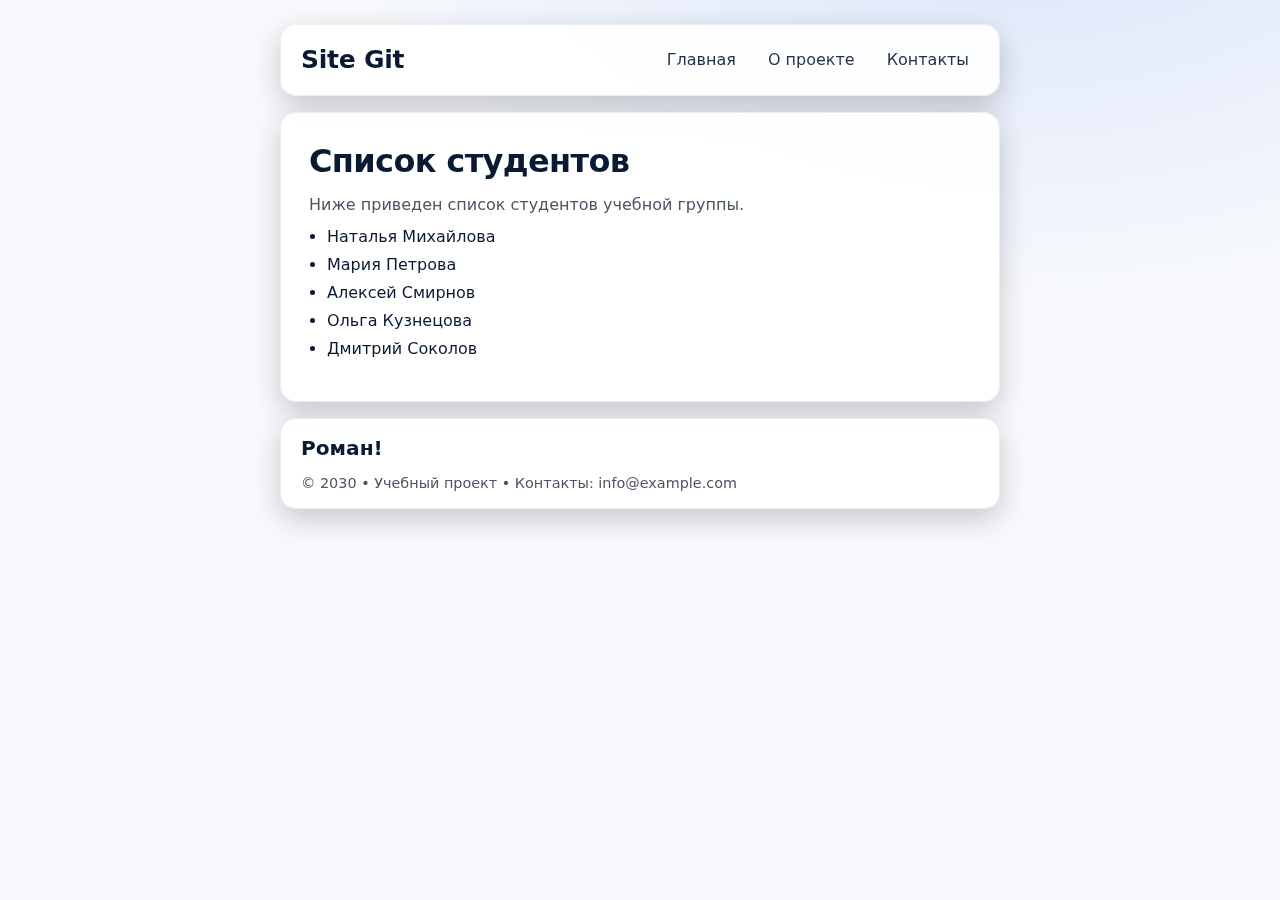
<file: index.html>
<!doctype html>
<html lang="ру">
<head>
  <meta charset="utf-8">
  <meta name="viewport" content="width=device-width,initial-scale=1">
  <title>Site Git</title>
  <meta name="description" content="Стартовая страница проекта site-git">
  <link rel="stylesheet" href="css/styles.css">
</head>
<body>
  <header>
    <h1>Site Git</h1>
    <nav aria-label="Основная навигация">
      <ul>
        <li><a href="index.html" aria-current="page">Главная</a></li>
        <li><a href="about.html">О проекте</a></li>
        <li><a href="index.html#contacts">Контакты</a></li>
      </ul>
    </nav>
  </header>

  <main>
    <h1 id="students">Список студентов</h1>
    <p id="about">Ниже приведен список студентов учебной группы.</p>
    <ul class="students">
      <li>Наталья Михайлова</li>
      <li>Мария Петрова</li>
      <li>Алексей Смирнов</li>
      <li>Ольга Кузнецова</li>
      <li>Дмитрий Соколов</li>
    </ul>
  </main>

  <footer id="contacts">
    <div class="footer-item">Роман!</div>
    <div>© 2030 • Учебный проект • Контакты: info@example.com</div>
  </footer>
</body>
</html>
</file>
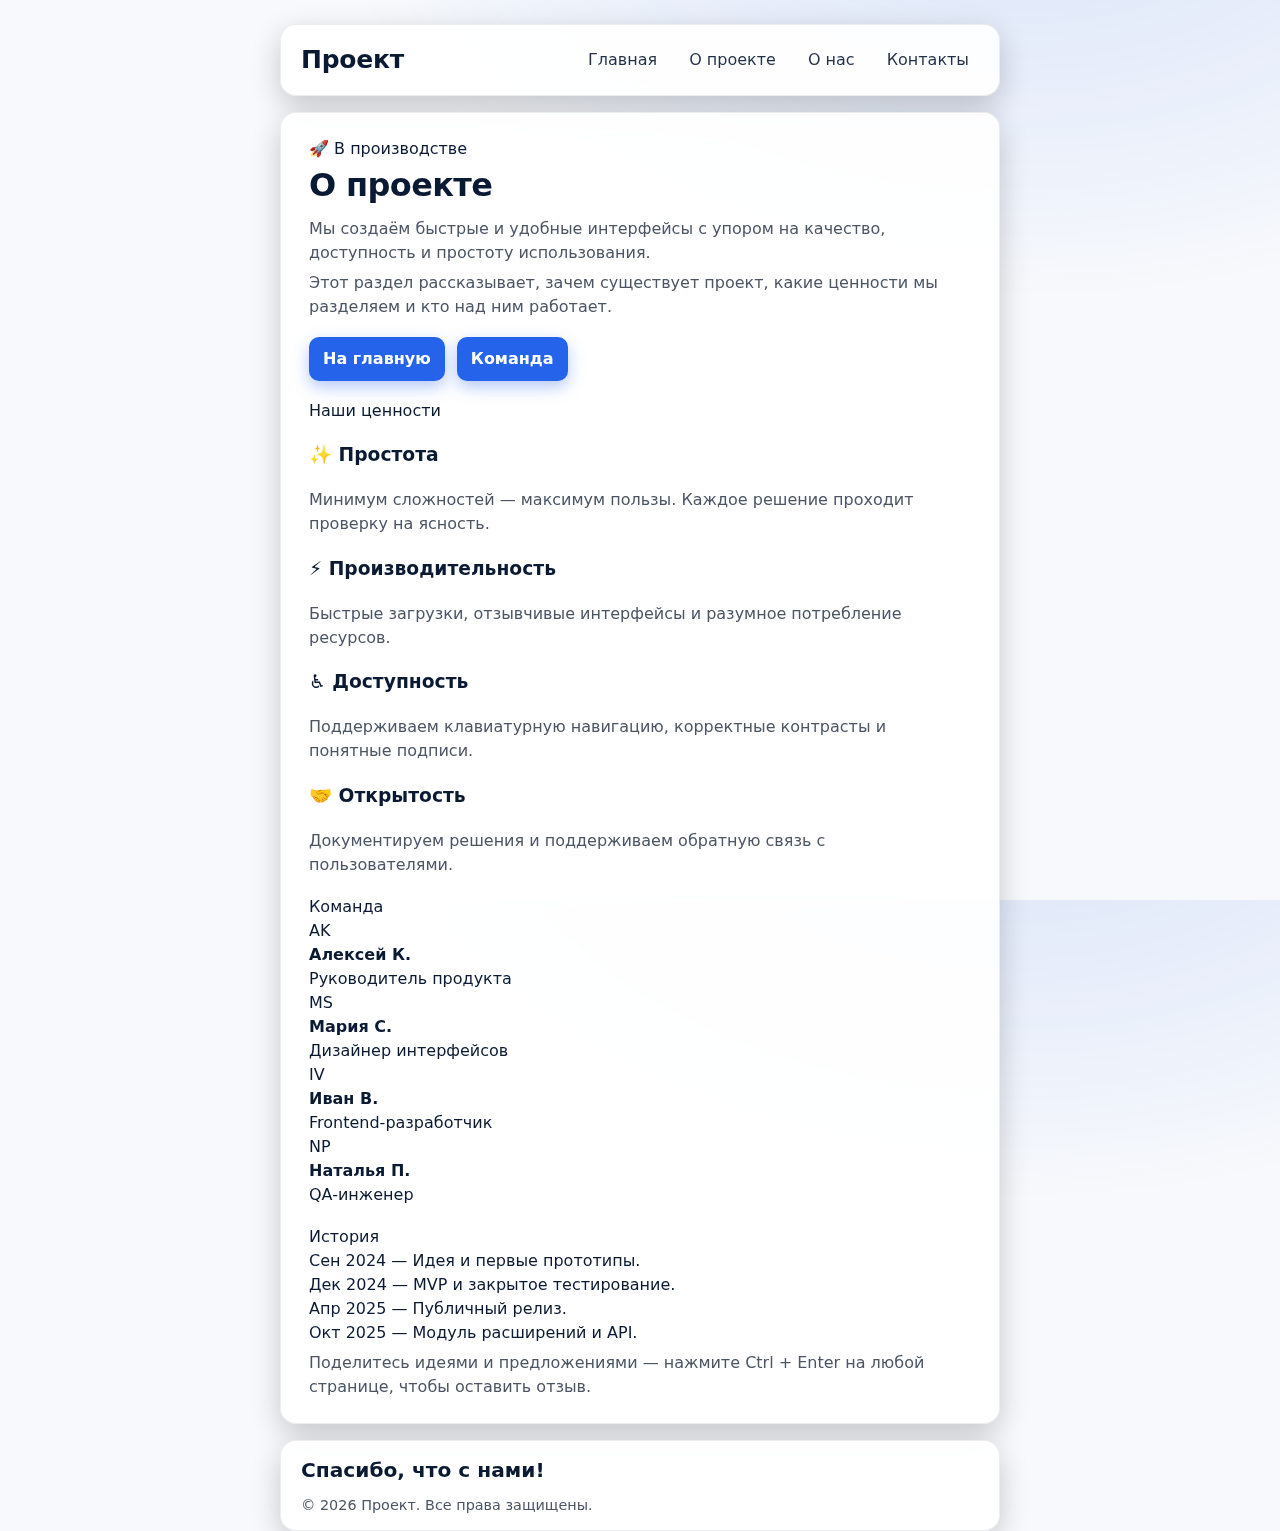
<file: about.html>
<!doctype html>
<html lang="ru">
<head>
    <meta charset="utf-8">
    <title>О проекте — About</title>
    <meta name="viewport" content="width=device-width, initial-scale=1">
    <meta name="description" content="Страница о проекте: цели, ценности, команда и история.">
    <link rel="preconnect" href="https://fonts.googleapis.com" crossorigin>
    <link rel="stylesheet" href="css/styles.css">
</head>
<body>
<header>
    <h1 style="margin:0">
        <a href="index.html" style="text-decoration:none;color:inherit">Проект</a>
    </h1>
    <nav aria-label="Главная навигация">
        <ul>
            <li><a href="index.html">Главная</a></li>
            <li><a href="about.html" aria-current="page">О проекте</a></li>
            <li><a href="about.html#team">О нас</a></li>
            <li><a href="index.html#contacts">Контакты</a></li>
        </ul>
    </nav>
</header>

<main>
    <section class="about-hero" aria-labelledby="about-title">
        <span class="badge" title="Стабильно">🚀 В производстве</span>
        <h1 id="about-title">О проекте</h1>
        <p>Мы создаём быстрые и удобные интерфейсы с упором на качество, доступность и простоту использования.</p>
        <p class="note">Этот раздел рассказывает, зачем существует проект, какие ценности мы разделяем и кто над ним работает.</p>
        <div class="actions">
            <a class="button" href="index.html" title="Перейти на главную">На главную</a>
            <a class="button" href="#team" title="Познакомиться с командой">Команда</a>
        </div>
    </section>

    <section aria-labelledby="values-title" style="margin-top:18px">
        <div class="eyebrow" id="values-title">Наши ценности</div>
        <div class="grid">
            <article class="card">
                <h3>✨ Простота</h3>
                <p>Минимум сложностей — максимум пользы. Каждое решение проходит проверку на ясность.</p>
            </article>
            <article class="card">
                <h3>⚡ Производительность</h3>
                <p>Быстрые загрузки, отзывчивые интерфейсы и разумное потребление ресурсов.</p>
            </article>
            <article class="card">
                <h3>♿ Доступность</h3>
                <p>Поддерживаем клавиатурную навигацию, корректные контрасты и понятные подписи.</p>
            </article>
            <article class="card">
                <h3>🤝 Открытость</h3>
                <p>Документируем решения и поддерживаем обратную связь с пользователями.</p>
            </article>
        </div>
    </section>

    <section id="team" aria-labelledby="team-title" style="margin-top:18px">
        <div class="eyebrow" id="team-title">Команда</div>
        <div class="team-list">
            <div class="member">
                <div class="avatar" aria-hidden="true">AK</div>
                <div>
                    <div style="font-weight:600">Алексей К.</div>
                    <div class="role">Руководитель продукта</div>
                </div>
            </div>
            <div class="member">
                <div class="avatar" aria-hidden="true">MS</div>
                <div>
                    <div style="font-weight:600">Мария С.</div>
                    <div class="role">Дизайнер интерфейсов</div>
                </div>
            </div>
            <div class="member">
                <div class="avatar" aria-hidden="true">IV</div>
                <div>
                    <div style="font-weight:600">Иван В.</div>
                    <div class="role">Frontend-разработчик</div>
                </div>
            </div>
            <div class="member">
                <div class="avatar" aria-hidden="true">NP</div>
                <div>
                    <div style="font-weight:600">Наталья П.</div>
                    <div class="role">QA-инженер</div>
                </div>
            </div>
        </div>
    </section>

    <section aria-labelledby="timeline-title" style="margin-top:18px">
        <div class="eyebrow" id="timeline-title">История</div>
        <div class="timeline" role="list">
            <div class="timeline-item" role="listitem">
                <time datetime="2024-09">Сен 2024</time> — Идея и первые прототипы.
            </div>
            <div class="timeline-item" role="listitem">
                <time datetime="2024-12">Дек 2024</time> — MVP и закрытое тестирование.
            </div>
            <div class="timeline-item" role="listitem">
                <time datetime="2025-04">Апр 2025</time> — Публичный релиз.
            </div>
            <div class="timeline-item" role="listitem">
                <time datetime="2025-10">Окт 2025</time> — Модуль расширений и API.
            </div>
        </div>
        <div class="spacer"></div>
        <p>
            Поделитесь идеями и предложениями — нажмите <span class="kbd">Ctrl</span> + <span class="kbd">Enter</span> на любой странице, чтобы оставить отзыв.
        </p>
    </section>
</main>

<footer>
    <div class="footer-item">Спасибо, что с нами!</div>
    <div>© <span id="y"></span> Проект. Все права защищены.</div>
</footer>

<script>
    document.getElementById('y').textContent = new Date().getFullYear().toString();
</script>
</body>
</html>
</file>
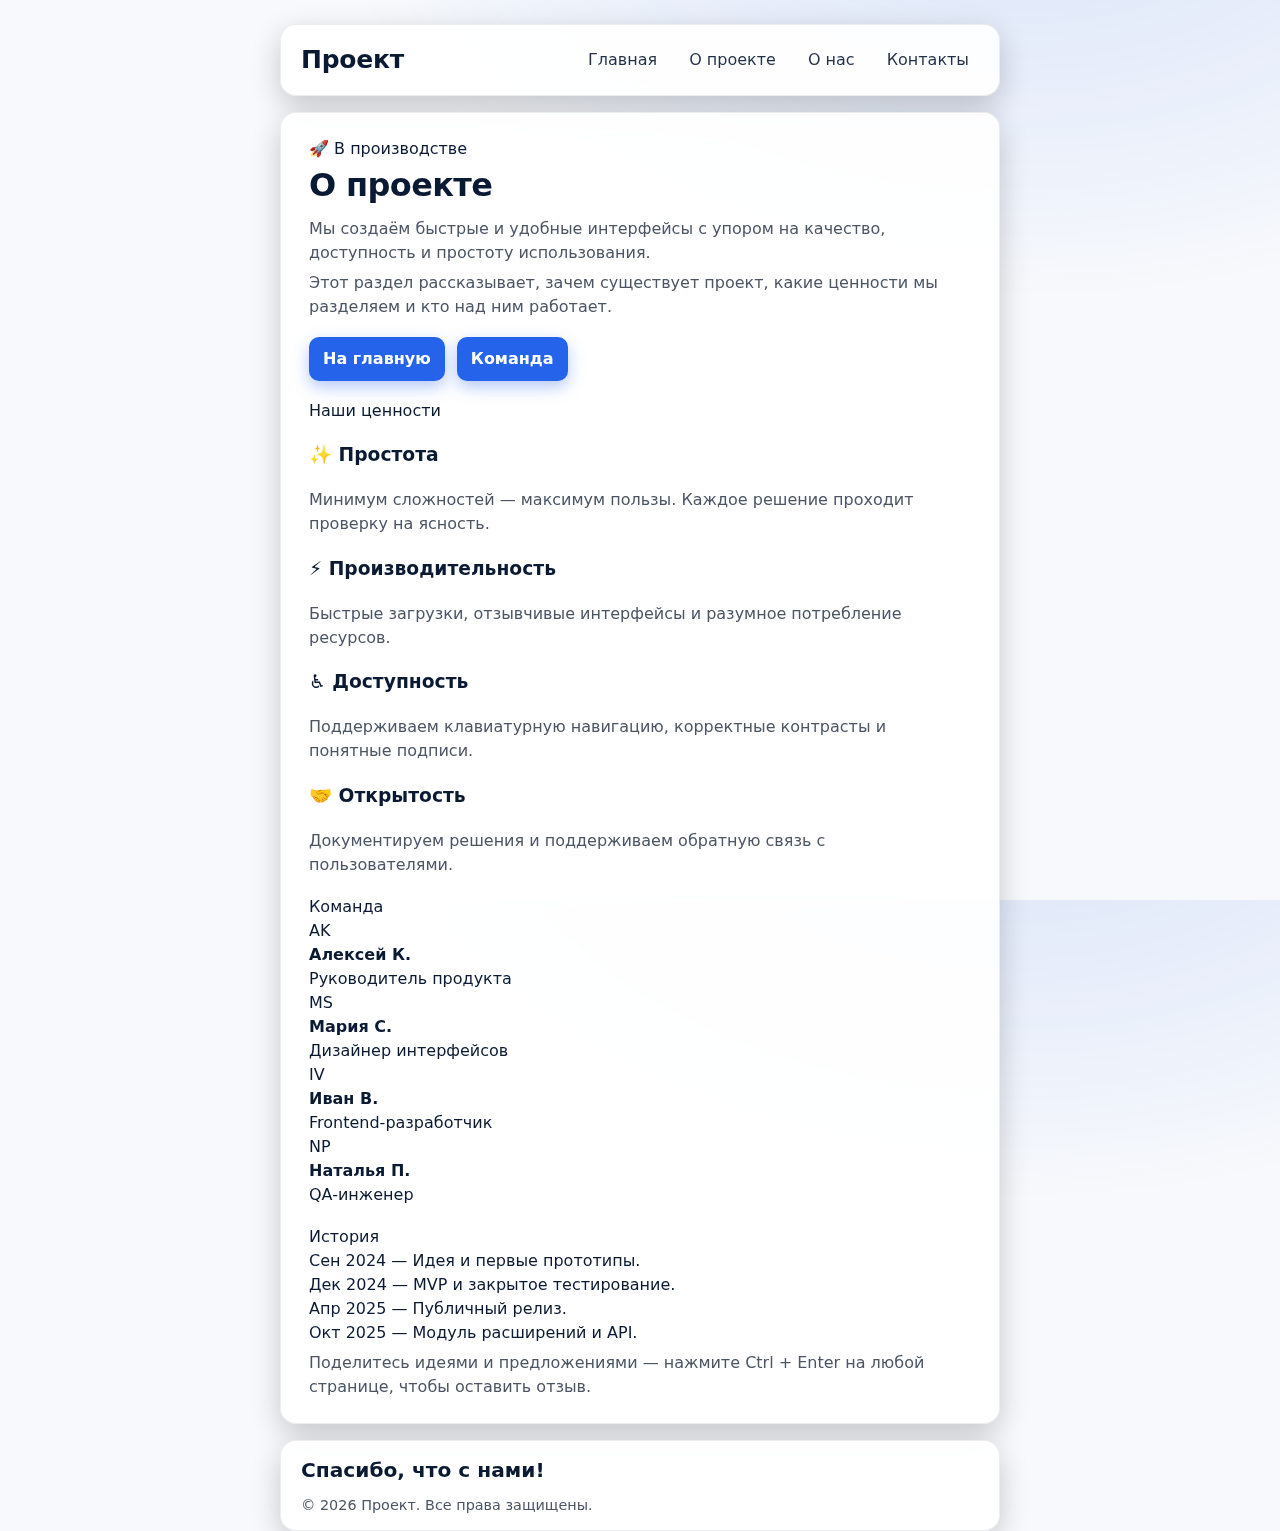
<file: company.html>
<!doctype html>
<html lang="ru">
<head>
    <meta charset="utf-8">
    <title>О проекте — About</title>
    <meta name="viewport" content="width=device-width, initial-scale=1">
    <meta name="description" content="Страница о проекте: цели, ценности, команда и история.">
    <link rel="preconnect" href="https://fonts.googleapis.com" crossorigin>
    <link rel="stylesheet" href="css/styles.css">
</head>
<body>
<header>
    <h1 style="margin:0">
        <a href="index.html" style="text-decoration:none;color:inherit">Проект</a>
    </h1>
    <nav aria-label="Главная навигация">
        <ul>
            <li><a href="index.html">Главная</a></li>
            <li><a href="company.html" aria-current="page">О проекте</a></li>
            <li><a href="company.html#team">О нас</a></li>
            <li><a href="index.html#contacts">Контакты</a></li>
        </ul>
    </nav>
</header>

<main>
    <section class="about-hero" aria-labelledby="about-title">
        <span class="badge" title="Стабильно">🚀 В производстве</span>
        <h1 id="about-title">О проекте</h1>
        <p>Мы создаём быстрые и удобные интерфейсы с упором на качество, доступность и простоту использования.</p>
        <p class="note">Этот раздел рассказывает, зачем существует проект, какие ценности мы разделяем и кто над ним работает.</p>
        <div class="actions">
            <a class="button" href="index.html" title="Перейти на главную">На главную</a>
            <a class="button" href="#team" title="Познакомиться с командой">Команда</a>
        </div>
    </section>

    <section aria-labelledby="values-title" style="margin-top:18px">
        <div class="eyebrow" id="values-title">Наши ценности</div>
        <div class="grid">
            <article class="card">
                <h3>✨ Простота</h3>
                <p>Минимум сложностей — максимум пользы. Каждое решение проходит проверку на ясность.</p>
            </article>
            <article class="card">
                <h3>⚡ Производительность</h3>
                <p>Быстрые загрузки, отзывчивые интерфейсы и разумное потребление ресурсов.</p>
            </article>
            <article class="card">
                <h3>♿ Доступность</h3>
                <p>Поддерживаем клавиатурную навигацию, корректные контрасты и понятные подписи.</p>
            </article>
            <article class="card">
                <h3>🤝 Открытость</h3>
                <p>Документируем решения и поддерживаем обратную связь с пользователями.</p>
            </article>
        </div>
    </section>

    <section id="team" aria-labelledby="team-title" style="margin-top:18px">
        <div class="eyebrow" id="team-title">Команда</div>
        <div class="team-list">
            <div class="member">
                <div class="avatar" aria-hidden="true">AK</div>
                <div>
                    <div style="font-weight:600">Алексей К.</div>
                    <div class="role">Руководитель продукта</div>
                </div>
            </div>
            <div class="member">
                <div class="avatar" aria-hidden="true">MS</div>
                <div>
                    <div style="font-weight:600">Мария С.</div>
                    <div class="role">Дизайнер интерфейсов</div>
                </div>
            </div>
            <div class="member">
                <div class="avatar" aria-hidden="true">IV</div>
                <div>
                    <div style="font-weight:600">Иван В.</div>
                    <div class="role">Frontend-разработчик</div>
                </div>
            </div>
            <div class="member">
                <div class="avatar" aria-hidden="true">NP</div>
                <div>
                    <div style="font-weight:600">Наталья П.</div>
                    <div class="role">QA-инженер</div>
                </div>
            </div>
        </div>
    </section>

    <section aria-labelledby="timeline-title" style="margin-top:18px">
        <div class="eyebrow" id="timeline-title">История</div>
        <div class="timeline" role="list">
            <div class="timeline-item" role="listitem">
                <time datetime="2024-09">Сен 2024</time> — Идея и первые прототипы.
            </div>
            <div class="timeline-item" role="listitem">
                <time datetime="2024-12">Дек 2024</time> — MVP и закрытое тестирование.
            </div>
            <div class="timeline-item" role="listitem">
                <time datetime="2025-04">Апр 2025</time> — Публичный релиз.
            </div>
            <div class="timeline-item" role="listitem">
                <time datetime="2025-10">Окт 2025</time> — Модуль расширений и API.
            </div>
        </div>
        <div class="spacer"></div>
        <p>
            Поделитесь идеями и предложениями — нажмите <span class="kbd">Ctrl</span> + <span class="kbd">Enter</span> на любой странице, чтобы оставить отзыв.
        </p>
    </section>
</main>

<footer>
    <div class="footer-item">Спасибо, что с нами!</div>
    <div>© <span id="y"></span> Проект. Все права защищены.</div>
</footer>

<script>
    document.getElementById('y').textContent = new Date().getFullYear().toString();
</script>
</body>
</html>
</file>
<file: css/styles.css>
:root {
    color-scheme: light dark;
    --bg: #0b0c10;
    --fg: #eaf0f6;
    --accent: #4f8cff;
    --muted: #8a97a6;
    --card: #14161c;
}

@media (prefers-color-scheme: light) {
    :root {
        --bg: #f7f9fc;
        --fg: #0b1a33;
        --accent: #2563eb;
        --muted: #4b5563;
        --card: #ffffff;
    }
}

* {
    box-sizing: border-box;
}

html, body {
    height: 100%;
    margin: 0;
}

body {
    font-family: system-ui, -apple-system, Segoe UI, Roboto, Ubuntu, Cantarell, "Helvetica Neue", Arial, "Noto Sans", "Apple Color Emoji", "Segoe UI Emoji", "Segoe UI Symbol", "Noto Color Emoji", sans-serif;
    background: radial-gradient(1200px 800px at 80% -20%, color-mix(in oklab, var(--accent) 16%, transparent) 0, transparent 60%), var(--bg);
    color: var(--fg);
    display: flex;
    flex-direction: column;
    align-items: center;
    gap: 16px;
    line-height: 1.5;
    padding: 24px 24px 28px;
}

header,
main,
footer {
    width: min(720px, 100%);
    background: color-mix(in oklab, var(--card) 92%, transparent);
    border: 1px solid color-mix(in oklab, var(--fg) 8%, transparent);
    border-radius: 16px;
    box-shadow: 0 10px 30px color-mix(in oklab, black 20%, transparent);
    backdrop-filter: blur(6px);
}

header {
    display: flex;
    align-items: center;
    justify-content: space-between;
    gap: 12px;
    padding: 16px 20px;
}

header h1 {
    font-size: 25px;
    margin: 0;
    letter-spacing: -0.01em;
}

header nav ul {
    list-style: none;
    display: flex;
    gap: 12px;
    margin: 0;
    padding: 0;
}

header nav a {
    color: var(--fg);
    text-decoration: none;
    opacity: .9;
    padding: 6px 10px;
    border-radius: 8px;
    transition: background-color .2s ease, opacity .2s ease;
}

header nav a:hover {
    background: color-mix(in oklab, var(--fg) 8%, transparent);
    opacity: 1;
}

main {
    padding: 24px 28px;
}

h1 {
    font-size: clamp(28px, 4vw, 32px);
    margin: 0 0 8px;
    letter-spacing: -0.02em;
}

p {
    margin: 6px 0 0;
    color: var(--muted);
}

.students {
    margin-top: 8px;
    padding-left: 18px;
}

.students li {
    margin: 4px 0;
}

.actions {
    margin-top: 18px;
    display: flex;
    gap: 12px;
    flex-wrap: wrap;
}

a.button {
    display: inline-flex;
    align-items: center;
    gap: 8px;
    padding: 10px 14px;
    border-radius: 10px;
    background: var(--accent);
    color: white;
    text-decoration: none;
    font-weight: 600;
    box-shadow: 0 6px 16px color-mix(in oklab, var(--accent) 35%, transparent);
    transition: transform .08s ease, box-shadow .2s ease, opacity .2s ease;
}

a.button:hover {
    transform: translateY(-1px);
}

a.button:active {
    transform: translateY(0);
    opacity: .9;
}

code {
    background: color-mix(in oklab, var(--fg) 8%, transparent);
    padding: 2px 6px;
    border-radius: 6px;
    font-family: ui-monospace, SFMono-Regular, Menlo, Monaco, Consolas, "Liberation Mono", "Courier New", monospace;
    font-size: 0.95em;
}

footer {
    padding: 14px 20px;
    font-size: .9em;
    color: var(--muted);
    /*text-align: center;*/
}

.footer-item {
    font-size: 1.4em;
    font-weight: bold;
    margin-bottom: 10px;
    color: var(--fg);
}
</file>
